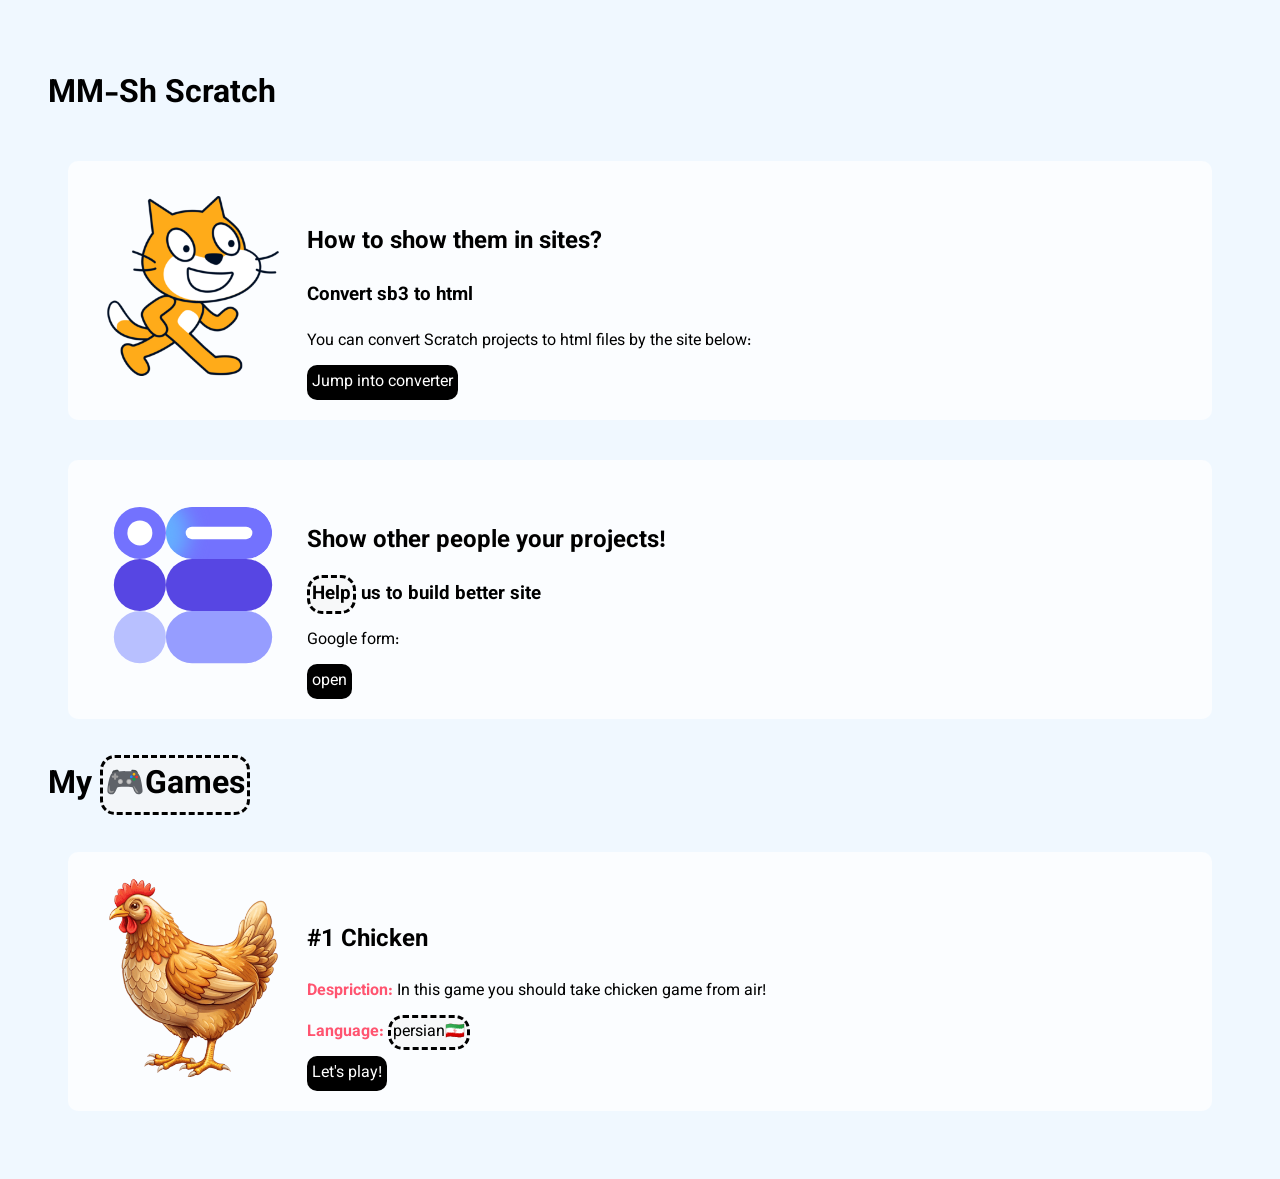
<file: index.html>
<!DOCTYPE html>
<html lang="en">
<head>
    <meta charset="UTF-8">
    <meta name="viewport" content="width=device-width, initial-scale=1.0">
    <title>MM-Sh</title>
    <link rel="stylesheet" href="style.css">
</head>
<body>
    <h1>MM-Sh Scratch </h1>
    <div class="card">
        <div class="holder">
            <img src="img/logo.png" alt="Scratch logo" width="200" height="200">
        </div>
        <div class="holder">
            <h2>How to show them in sites?</h2>
            <h3>Convert <b>sb3</b> to html</h3>
            <p>You can convert Scratch projects to html files by the site below:</p>
            <a href="https://packager.turbowarp.org/" target="_blank">Jump into converter</a>
        </div>
    </div>
    <div class="card">
        <div class="holder">
            <img src="img/google.svg" alt="Scratch logo" width="200" height="200">
        </div>
        <div class="holder">
            <h2>Show other people your projects!</h2>
            <h3><span>Help</span> us to build better site</h3>
            <p>Google form:</p>
            <a href=https://docs.google.com/forms/d/e/1FAIpQLSdkHJglQKk9lqDA8XfiIcoiX76_-PHfYAorsvWUVxgCp-900g/viewform?usp=header" target="_blank" id="upload">open</a>
        </div>

    </div>
    <h1>My <span>🎮Games</span></h1>
    <div class="card">
        <div class="holder">
            <img src="img/chicken.png" alt="Scratch logo" width="200" height="200">
        </div>
        <div class="holder">
            <h2><b>#1 Chicken</b></h2>
            <p><b>Despriction:</b> In this game you should take chicken game from air!</p>
            <p><b>Language: </b> <span>persian🇮🇷</span></p>
            <a href="games/chicken.html" target="_blank">Let's play!</a>
        </div>

    </div>

</body>
</html>
</file>
<file: style.css>
@import url('https://fonts.googleapis.com/css2?family=Fredoka&family=Noto+Color+Emoji&family=Vazirmatn:wght@100..900&display=swap');

* {
    font-family: 'vazirmatn',"Noto Color Emoji"
    ;text-decoration: none;
}

body {
    background-color: aliceblue;
    display: grid;
    padding: 40px;
}

span{
    border-width: 3px;
    border-color: rgb(80, 80, 80)a0;
    border-style: dashed;
    background: #f5f5f5a0;
    padding: 2px;
    border-radius: 15px;
    animation: xfadeIn 1s ease forwards;
    
}

.card{
    padding: 20px;
    margin: 20px;
    border-radius: 10px;
    border-width: 1px;
    border-color: #505050a0;
    background: #ffffffbd;

    transition: all 0.3s ease-in-out;
    animation: blurer 1s ;
}

.card:hover{
    transform: translateX(5px);
}

.holder{
    display: inline-block;
    padding: 5px;
}

@keyframes blurer{
    from {
        filter: blur(15px);

    }

    to {
        filter: blur(0px);
    }
}

p b{
    color: rgb(255, 84, 112);
}

a{
    background-color: black;
    color: white;
    border-radius: 10px;
    transition: all 0.3s ease-out;
    padding: 5px;
}

a:hover{
    transform: scale(2);
    background-color: rgb(74, 74, 74);
}
</file>
